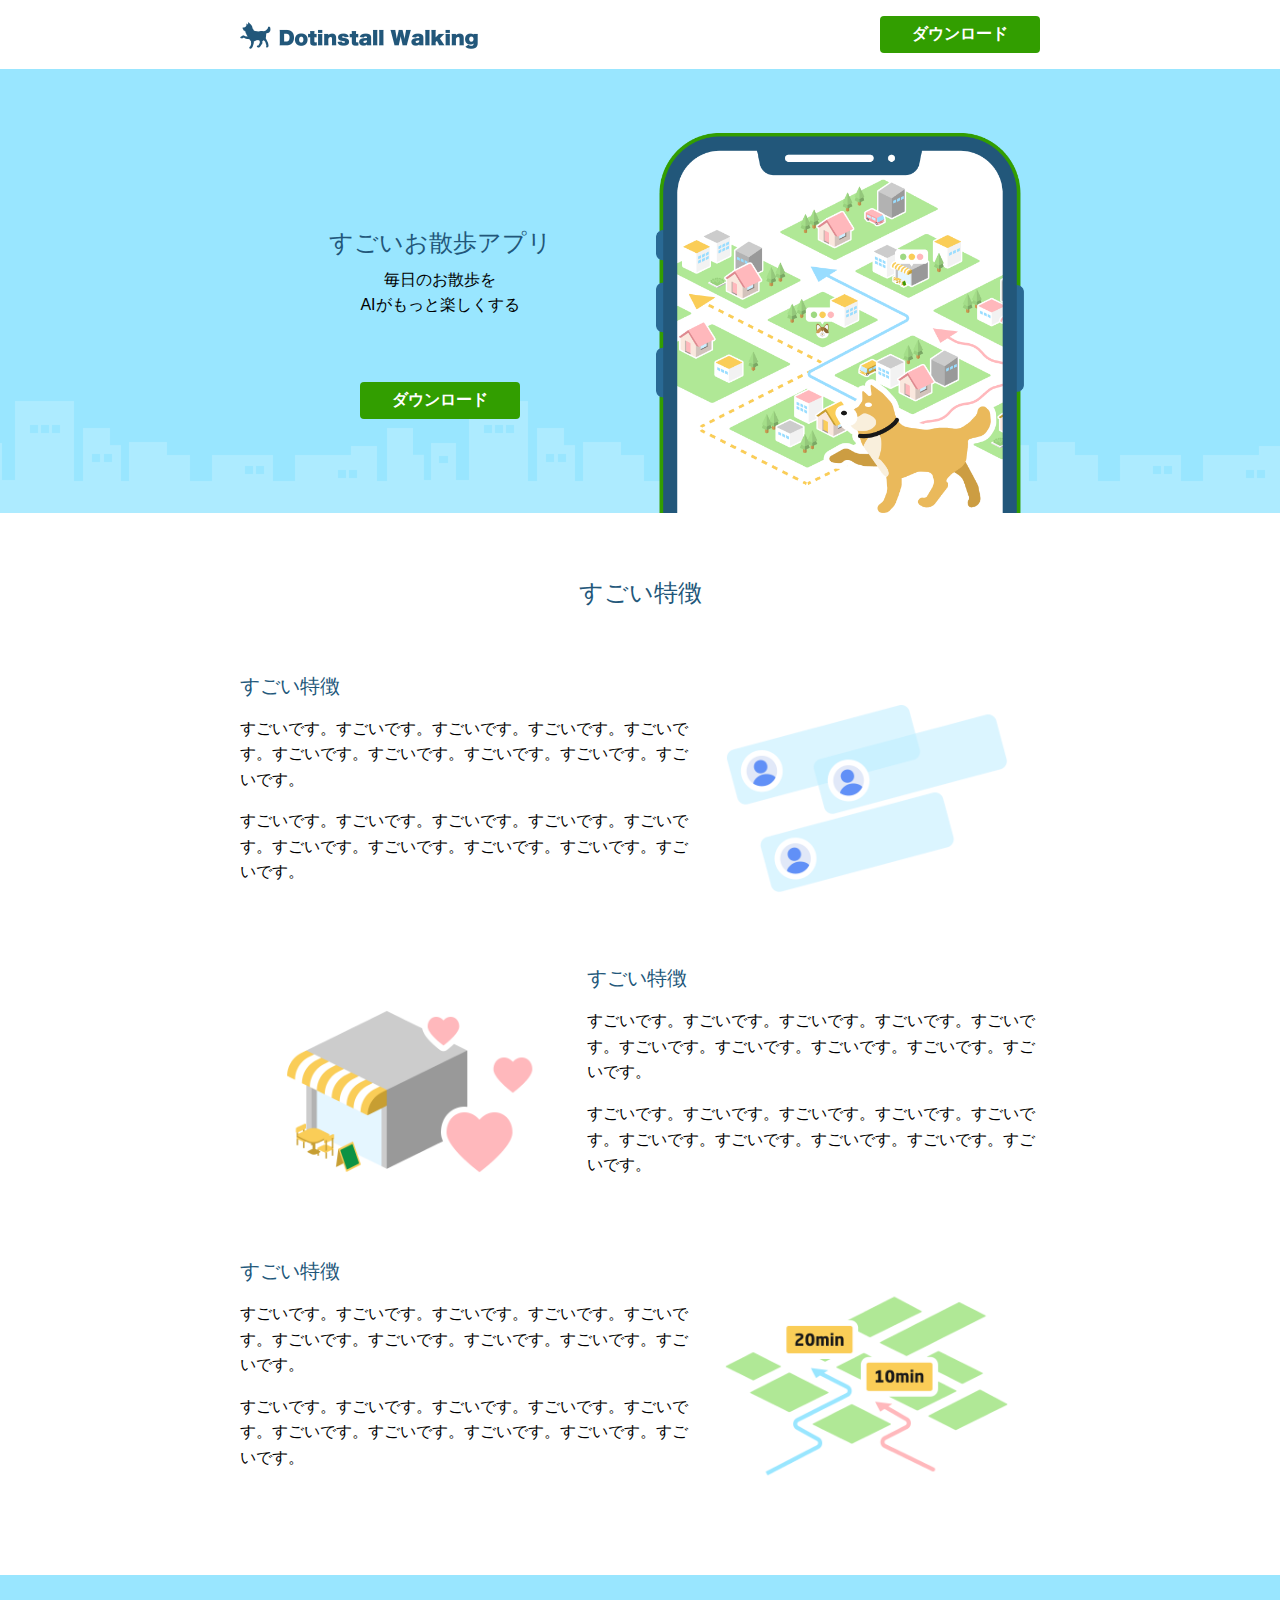
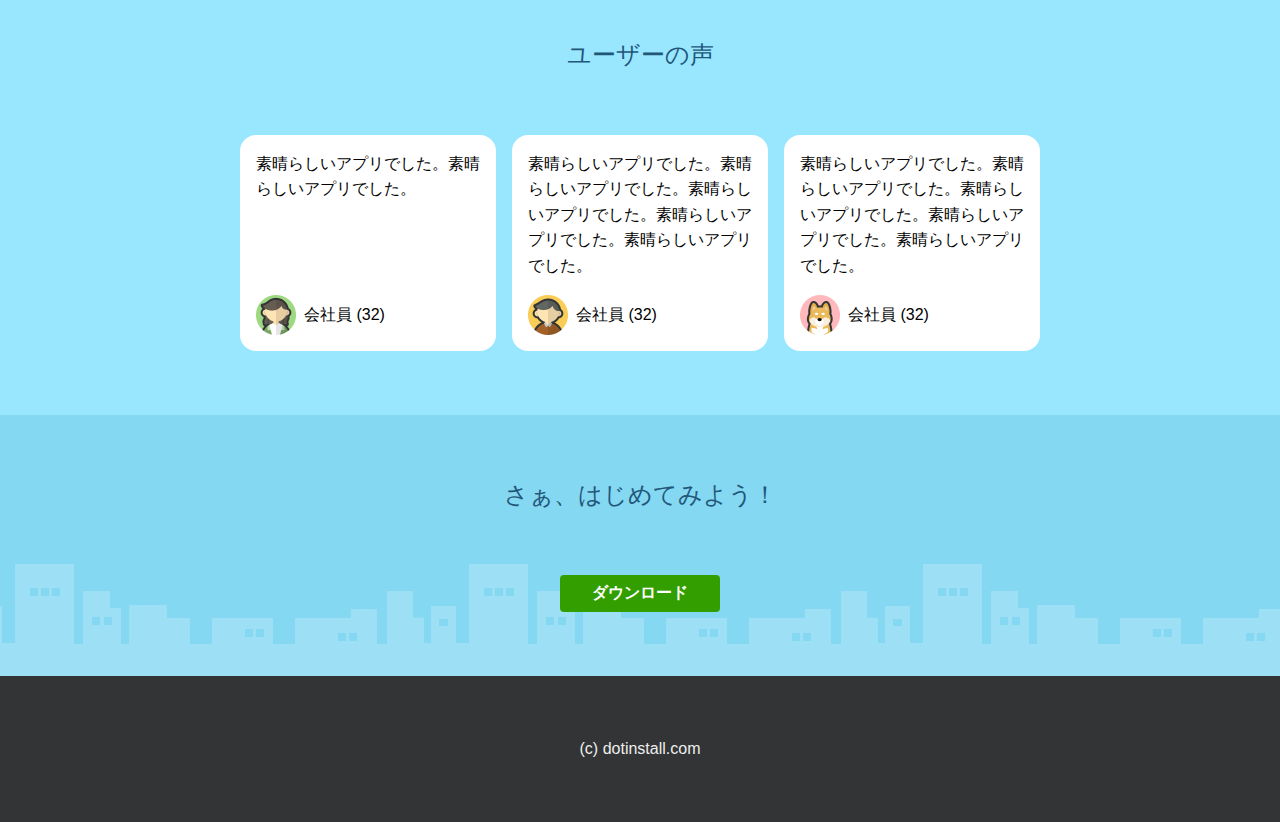
<file: index.html>
<!DOCTYPE html>
<html lang="ja">
<head>
  <meta charset="UTF-8">
  <meta http-equiv="X-UA-Compatible" content="IE=edge">
  <meta name="viewport" content="width=device-width, initial-scale=1.0">
  <title>Dotinstall Walking - すごいお散歩アプリ</title>
  <link rel="icon" href="img/favicon.png">
  <link rel="stylesheet" href="css/style.css">
</head>
<body>
  <header>
    <div class="container">
      <a href="">
        <h1>
          <img 
            src="img/logo.png" 
            alt="Dotinstall Walking"
            width="240"
            height="27">
        </h1>
      </a>
      <a href="#" class="btn">ダウンロード</a>
    </div>
  </header>

  <section class="hero">
    <div class="container">
      <div class="desc">
        <h1>すごいお散歩アプリ</h1>
        <p>毎日のお散歩を<br>AIがもっと楽しくする</p>
        <a href="#" class="btn">ダウンロード</a>
      </div>
      <div class="pic">
        <img 
        src="img/app.png" 
        alt="アプリの動作イメージ"
        width="320"
        height="330">
      </div>
    </div>
  </section>

  <section class="features">
    <h1>すごい特徴</h1>
    <div class="container">
      <section>
        <div class="pic">
          <img src="img/feature1.png" alt="すごい特徴のイメージ">
        </div>
        <div class="desc">
          <h2>すごい特徴</h2>
          <p>すごいです。すごいです。すごいです。すごいです。すごいです。すごいです。すごいです。すごいです。すごいです。すごいです。</p>
          <p>すごいです。すごいです。すごいです。すごいです。すごいです。すごいです。すごいです。すごいです。すごいです。すごいです。</p>
        </div>
      </section>
      <section>
        <div class="pic">
          <img src="img/feature2.png" alt="すごい特徴のイメージ">
        </div>
        <div class="desc">
          <h2>すごい特徴</h2>
          <p>すごいです。すごいです。すごいです。すごいです。すごいです。すごいです。すごいです。すごいです。すごいです。すごいです。</p>
          <p>すごいです。すごいです。すごいです。すごいです。すごいです。すごいです。すごいです。すごいです。すごいです。すごいです。</p>
        </div>
      </section>
      <section>
        <div class="pic">
          <img src="img/feature3.png" alt="すごい特徴のイメージ">
        </div>
        <div class="desc">
          <h2>すごい特徴</h2>
          <p>すごいです。すごいです。すごいです。すごいです。すごいです。すごいです。すごいです。すごいです。すごいです。すごいです。</p>
          <p>すごいです。すごいです。すごいです。すごいです。すごいです。すごいです。すごいです。すごいです。すごいです。すごいです。</p>
        </div>
      </section>
    </div>
  </section>

  <section class="voices">
    <h1>ユーザーの声</h1>
    <div class="container">
      <section>
        <p>素晴らしいアプリでした。素晴らしいアプリでした。</p>
        <footer>
          <img 
            src="img/user1.png" 
            alt="ユーザーのアイコン"
            width="40"
            height="40">
          <p>会社員 (32)</p>
        </footer>
      </section>
      <section>
        <p>素晴らしいアプリでした。素晴らしいアプリでした。素晴らしいアプリでした。素晴らしいアプリでした。素晴らしいアプリでした。</p>
        <footer>
          <img 
            src="img/user2.png" 
            alt="ユーザーのアイコン"
            width="40"
            height="40">
          <p>会社員 (32)</p>
        </footer>
      </section>
      <section>
        <p>素晴らしいアプリでした。素晴らしいアプリでした。素晴らしいアプリでした。素晴らしいアプリでした。素晴らしいアプリでした。</p>
        <footer>
          <img 
            src="img/user3.png" 
            alt="ユーザーのアイコン"
            width="40"
            height="40">
          <p>会社員 (32)</p>
        </footer>
      </section>
    </div>
  </section>

  <section class="call-to-action">
    <h1>さぁ、はじめてみよう！</h1>
    <a href="#" class="btn">ダウンロード</a>
  </section>

  <footer class="copyright">
    <small>(c) dotinstall.com</small>
  </footer>
</body>
</html>
</file>
<file: css/style.css>
/* common */

body {
  margin: 0;
  font-family: Arial, Helvetica, sans-serif;
}

h1,
h2 {
  margin: 0;
  font-weight: normal;
  color: #22577a;
}

h1 {
  font-size: 24px;
}

h2 {
  font-size: 20px;
}

p {
  margin: 0;
  line-height: 1.6;
}

p + p {
  margin-top: 16px;
}

a {
  text-decoration: none;
  color: inherit;
}

img {
  vertical-align: bottom;
}

.btn {
  display: block;
  width: 160px;
  background: #329e00;
  color: #fff;
  text-align: center;
  padding: 8px 0;
  border-radius: 4px;
  font-weight: bold;
}

.container {
  width: calc(100% - 32px);
  margin: 0 auto;
  max-width: 800px;
}

/* header */

header {
  padding: 16px 0;
}

header .container {
  display: flex;
  justify-content: space-between;
  align-items: center;
}

/* hero */

.hero {
  background-color: #99e6ff;
  background-image: url(../img/bg.png);
  background-repeat: repeat-x;
  background-position: center bottom;
  padding-top: 64px;
  text-align: center;
}

.hero p {
  margin-top: 8px;
}

.hero .btn {
  margin: 64px auto 0;
}

.hero img {
  margin-top: 64px;
}

/* features */

.features {
  padding: 64px 0;
}

.features h1 {
  text-align: center;
  padding-bottom: 64px;
}

.features .pic {
  padding: 32px;
}

.features img {
  width: 100%;
}

.features h2 {
  padding-bottom: 16px;
}

.features section + section {
  margin-top: 40px;
}

/* voices */

.voices {
  background: #99e6ff;
  padding: 64px 0;
}

.voices h1 {
  text-align: center;
  padding-bottom: 64px;
}

.voices section {
  background: #fff;
  padding: 16px;
  border-radius: 16px;
}

.voices footer {
  display: flex;
  gap: 8px;
  align-items: center;
  margin-top: 16px;
}

.voices section + section {
  margin-top: 16px;
}

/* call-to-action */

.call-to-action {
  padding: 64px 0;
  background-color: #85d8f2;
  background-image: url(../img/bg.png);
  background-repeat: repeat-x;
  background-position: center bottom;
}

.call-to-action h1 {
  text-align: center;
  padding-bottom: 64px;
}

.call-to-action .btn {
  margin: 0 auto;
}

/* copyright */

.copyright {
  background: #323435;
  padding: 64px 0;
  text-align: center;
}

.copyright small {
  font-size: 16px;
  color: #eee;
}

/* large screen */

@media (min-width: 600px) {

  .hero .container {
    display: flex;
    align-items: center;
  }

  .hero .desc,
  .hero .pic {
    width: 50%;
  }

  .hero img {
    width: calc(100% - 32px);
    height: auto;
    margin-top: 0;
  }

  .features section {
    display: flex;
  }

  .features section:nth-child(odd) {
    flex-direction: row-reverse;
  }

  .voices .container {
    display: flex;
    gap: 16px;
  }

  .voices section + section {
    margin-top: 0;
  }

  .voices section {
    width: calc((100% - 32px) / 3);
    display: flex;
    flex-direction: column;
    justify-content: space-between;
  }

}
</file>
